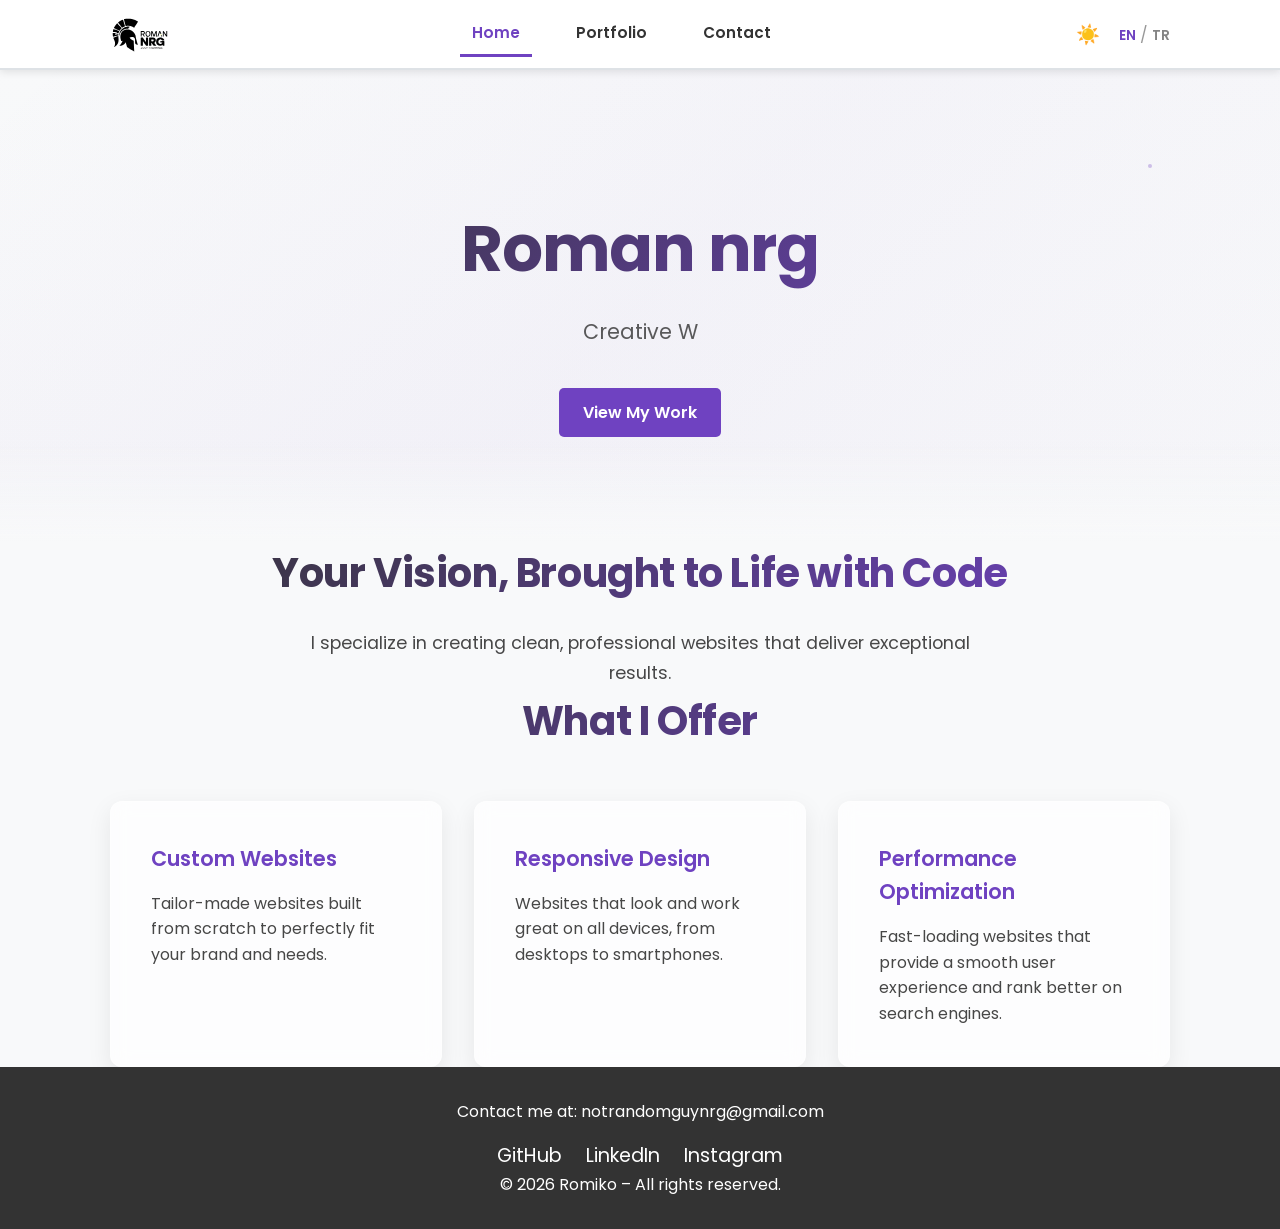
<file: index.html>
<!DOCTYPE html>
<html lang="en">
<head>
    <meta charset="UTF-8">
    <meta name="viewport" content="width=device-width, initial-scale=1.0">
    <meta name="description" content="Romiko - Creative freelance web developer specializing in modern, responsive websites. HTML, CSS, JavaScript expert building fast, professional websites.">
    <meta name="keywords" content="web developer, freelance, HTML, CSS, JavaScript, responsive design, portfolio, modern websites, web design">
    <meta name="author" content="Romiko">
    <title>Romiko - Creative Web Developer | Modern Websites & Portfolio</title>
    
    <!-- Open Graph / Facebook -->
    <meta property="og:type" content="website">
    <meta property="og:url" content="https://romka-hue.github.io/">
    <meta property="og:title" content="Romiko - Creative Web Developer | Modern Websites">
    <meta property="og:description" content="Creative freelance web developer building fast, modern, and responsive websites. View my portfolio and get in touch for your next project.">
    <meta property="og:image" content="https://romka-hue.github.io/images/profilepicture.jpg">
    
    <!-- Twitter -->
    <meta property="twitter:card" content="summary_large_image">
    <meta property="twitter:url" content="https://romka-hue.github.io/">
    <meta property="twitter:title" content="Romiko - Creative Web Developer">
    <meta property="twitter:description" content="Creative freelance web developer building fast, modern, and responsive websites.">
    <meta property="twitter:image" content="https://romka-hue.github.io/images/profilepicture.jpg">
    
    <!-- WhatsApp -->
    <meta property="og:site_name" content="Romiko Portfolio">
    <meta property="og:locale" content="en_US">
    
    <!-- Instagram -->
    <meta name="instagram:card" content="summary_large_image">
    <meta name="instagram:title" content="Romiko - Creative Web Developer">
    <meta name="instagram:description" content="Creative freelance web developer building fast, modern, and responsive websites.">
    <meta name="instagram:image" content="https://romka-hue.github.io/images/profilepicture.jpg">
    <link rel="icon" type="image/png" href="images/favicon-96x96.png" sizes="96x96" />
    <link rel="icon" type="image/svg+xml" href="images/favicon.svg" />
    <link rel="shortcut icon" href="images/favicon.ico" />
    <link rel="apple-touch-icon" sizes="180x180" href="images/apple-touch-icon.png" />
    <link rel="manifest" href="images/site.webmanifest" />
    <link rel="preconnect" href="https://fonts.googleapis.com">
    <link rel="preconnect" href="https://fonts.gstatic.com" crossorigin>
    <link href="https://fonts.googleapis.com/css2?family=Poppins:wght@400;600;700&display=swap" rel="stylesheet">
    <link rel="stylesheet" href="css/styles.css">
</head>
<body>

    <header class="header">
        <div class="container">
            <nav class="main-nav">
                <a href="index.html" class="logo-link">
                    <img src="images/transparent-logo.svg" alt="Roman NRG Logo" class="logo-img">
                </a>
                <ul class="nav-menu">
                    <li><a href="index.html" class="active" data-lang-en="Home" data-lang-tr="Ana Sayfa">Home</a></li>
                    <li><a href="portfolio.html" data-lang-en="Portfolio" data-lang-tr="Portfolyo">Portfolio</a></li>
                    <li><a href="about.html" data-lang-en="Contact" data-lang-tr="İletişim">Contact</a></li>
                </ul>
                <div class="settings-controls">
                    <button id="theme-toggle" class="theme-toggle-btn" title="Toggle dark mode">
                        <span class="light-icon">☀️</span>
                        <span class="dark-icon">🌙</span>
                    </button>
                    <div class="language-switcher">
                        <button data-lang-switch="en" class="lang-btn active">EN</button>
                        <span class="lang-separator">/</span>
                        <button data-lang-switch="tr" class="lang-btn">TR</button>
                    </div>
                </div>
            </nav>
        </div>
    </header>

    <main>
        <!-- Hero Section -->
        <section class="hero">
            <div class="floating-particle"></div>
            <div class="container">
                <h1 data-lang-en="Roman nrg" data-lang-tr="Roman nrg">Roman nrg</h1>
                <p class="tagline" data-lang-en="Creative Web Developer Building Fast & Modern Websites" data-lang-tr="Hızlı ve Modern Web Siteleri Oluşturan Yaratıcı Web Geliştirici">Creative Web Developer Building Fast & Modern Websites</p>
                <a href="portfolio.html" class="cta-button" data-lang-en="View My Work" data-lang-tr="Çalışmalarımı Gör">View My Work</a>
            </div>
        </section>

        <!-- Intro Section -->
        <section class="intro container">
            <h2 data-lang-en="Your Vision, Brought to Life with Code" data-lang-tr="Hayaliniz, Kodla Hayat Buluyor">Your Vision, Brought to Life with Code</h2>
            <p data-lang-en="I specialize in creating clean, professional websites that deliver exceptional results." data-lang-tr="Mükemmel sonuçlar sunan temiz, profesyonel web siteleri oluşturma konusunda uzmanım.">
                I specialize in creating clean, professional websites that deliver exceptional results.
            </p>
        </section>

        <!-- Services Section -->
        <section class="services container">
            <h2 data-lang-en="What I Offer" data-lang-tr="Ne Sunuyorum">What I Offer</h2>
            <div class="service-cards">
                <!-- Service Card 1 -->
                <div class="card">
                    <h3 data-lang-en="Custom Websites" data-lang-tr="Özel Web Siteleri">Custom Websites</h3>
                    <p data-lang-en="Tailor-made websites built from scratch to perfectly fit your brand and needs." data-lang-tr="Markanıza ve ihtiyaçlarınıza mükemmel şekilde uyması için sıfırdan oluşturulmuş özel web siteleri."></p>
                </div>
                <!-- Service Card 2 -->
                <div class="card">
                    <h3 data-lang-en="Responsive Design" data-lang-tr="Duyarlı Tasarım">Responsive Design</h3>
                    <p data-lang-en="Websites that look and work great on all devices, from desktops to smartphones." data-lang-tr="Masaüstü bilgisayarlardan akıllı telefonlara kadar tüm cihazlarda harika görünen ve çalışan web siteleri."></p>
                </div>
                <!-- Service Card 3 -->
                <div class="card">
                    <h3 data-lang-en="Performance Optimization" data-lang-tr="Performans Optimizasyonu">Performance Optimization</h3>
                    <p data-lang-en="Fast-loading websites that provide a smooth user experience and rank better on search engines." data-lang-tr="Pürüzsüz bir kullanıcı deneyimi sağlayan ve arama motorlarında daha iyi sıralanan hızlı yüklenen web siteleri."></p>
                </div>
            </div>
        </section>
    </main>

    <footer class="footer">
        <div class="container">
            <p><span data-lang-en="Contact me at: " data-lang-tr="Bana ulaşın: ">Contact me at: </span><a href="mailto:notrandomguynrg@gmail.com">notrandomguynrg@gmail.com</a></p>
            <div class="social-links">
                <a href="https://github.com/romka-hue" target="_blank">GitHub</a>
                <a href="https://www.linkedin.com/in/%E1%83%A1%E1%83%90%E1%83%AE%E1%83%94%E1%83%9A%E1%83%98-%E1%83%A3%E1%83%AA%E1%83%9C%E1%83%9D%E1%83%91%E1%83%98%E1%83%90-b69b1a35b/" target="_blank">LinkedIn</a>
                <a href="https://www.instagram.com/by_roman_nrg/" target="_blank">Instagram</a>
            </div>
            <p class="copyright">© 2026 Romiko – All rights reserved.</p>
        </div>
    </footer>

    <script src="js/main.js"></script>
</body>
</html>
</file>
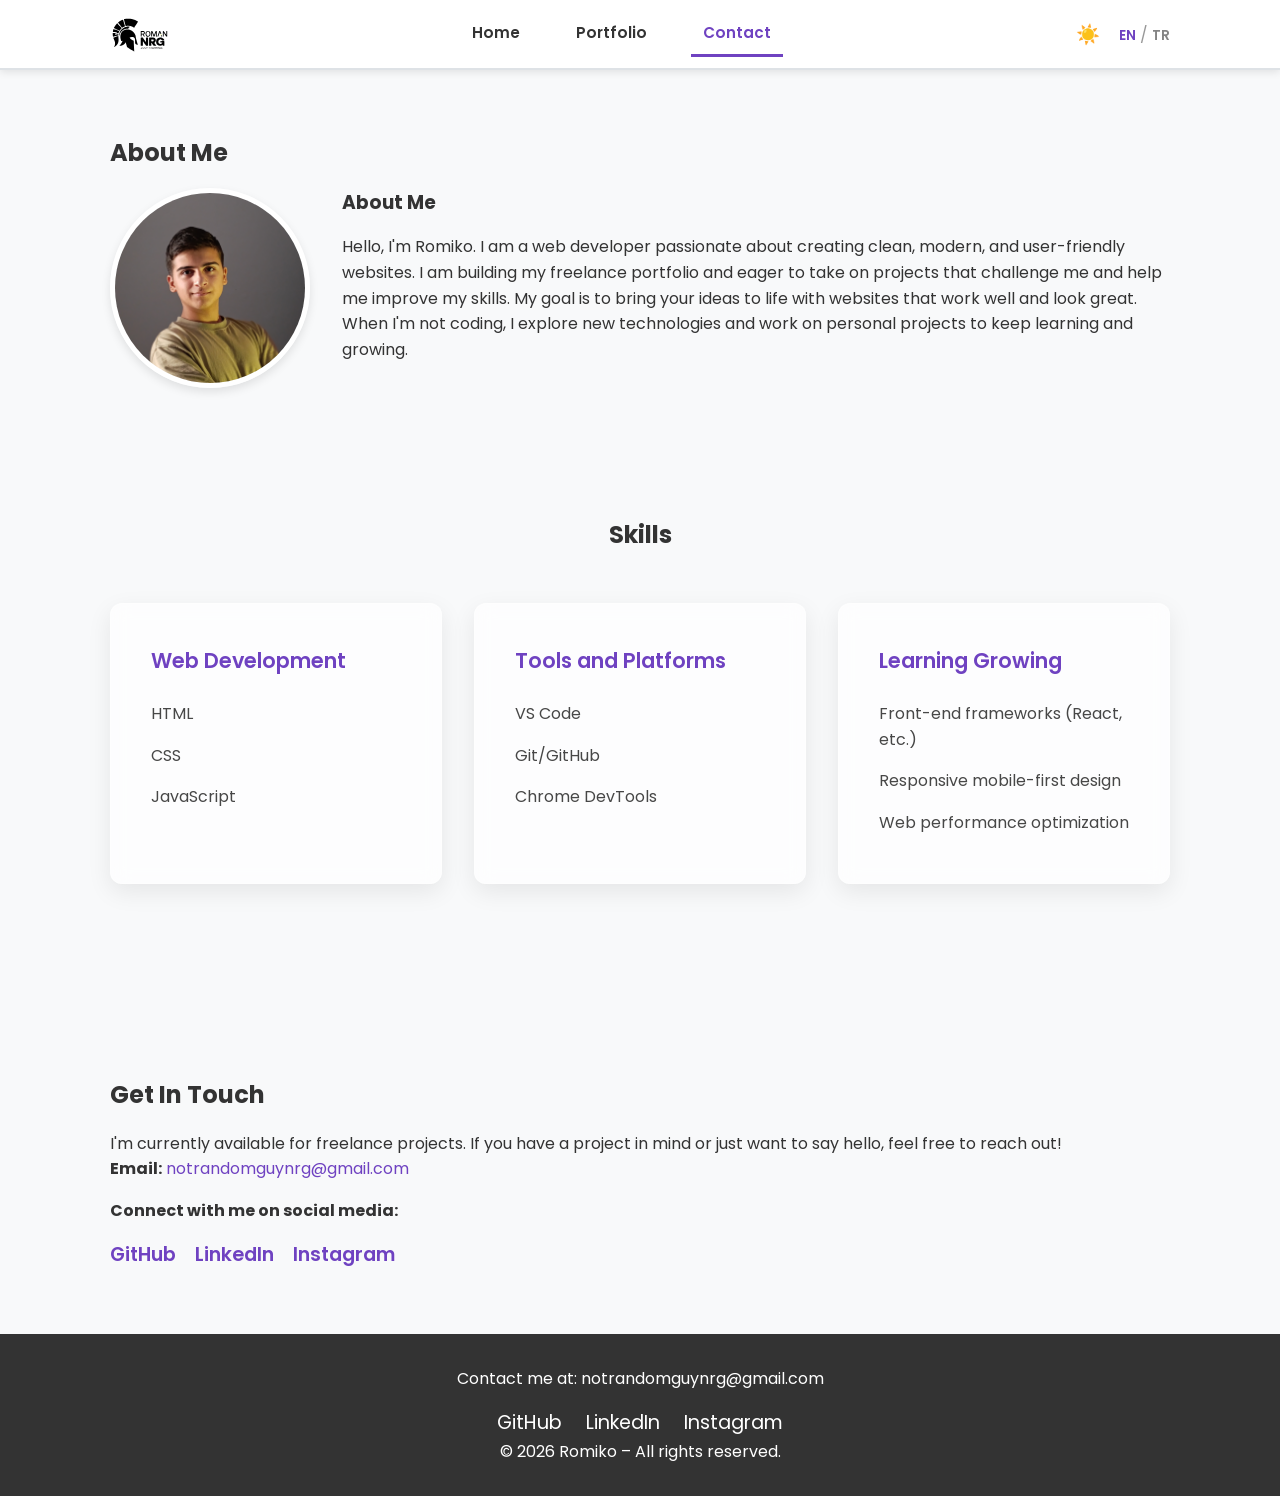
<file: about.html>
<!DOCTYPE html>
<html lang="en">
<head>
    <meta charset="UTF-8">
    <meta name="viewport" content="width=device-width, initial-scale=1.0">
    <meta name="description" content="About Romiko - Creative freelance web developer. Get in touch for modern, responsive website projects. Contact information and skills overview.">
    <meta name="keywords" content="about romiko, contact web developer, freelance developer, hire web developer, web development services">
    <meta name="author" content="Romiko">
    <title>About & Contact - Romiko | Freelance Web Developer</title>
    
    <!-- Open Graph -->
    <meta property="og:type" content="website">
    <meta property="og:url" content="https://romka-hue.github.io/about.html">
    <meta property="og:title" content="About & Contact - Romiko | Freelance Web Developer">
    <meta property="og:description" content="Get in touch with Romiko for your next web development project. View skills and contact information.">
    <meta property="og:image" content="https://romka-hue.github.io/images/profilepicture.jpg">
    
    <!-- Twitter -->
    <meta property="twitter:card" content="summary_large_image">
    <meta property="twitter:url" content="https://romka-hue.github.io/about.html">
    <meta property="twitter:title" content="About & Contact - Romiko">
    <meta property="twitter:description" content="Get in touch with Romiko for your next web development project.">
    <meta property="twitter:image" content="https://romka-hue.github.io/images/profilepicture.jpg">
    
    <!-- WhatsApp -->
    <meta property="og:site_name" content="Romiko Portfolio">
    <meta property="og:locale" content="en_US">
    
    <!-- Instagram -->
    <meta name="instagram:card" content="summary_large_image">
    <meta name="instagram:title" content="About & Contact - Romiko">
    <meta name="instagram:description" content="Get in touch with Romiko for your next web development project.">
    <meta name="instagram:image" content="https://romka-hue.github.io/images/profilepicture.jpg">
    <link rel="icon" type="image/png" href="images/favicon-96x96.png" sizes="96x96" />
    <link rel="icon" type="image/svg+xml" href="images/favicon.svg" />
    <link rel="shortcut icon" href="images/favicon.ico" />
    <link rel="apple-touch-icon" sizes="180x180" href="images/apple-touch-icon.png" />
    <link rel="manifest" href="images/site.webmanifest" />
    <link rel="preconnect" href="https://fonts.googleapis.com">
    <link rel="preconnect" href="https://fonts.gstatic.com" crossorigin>
    <link href="https://fonts.googleapis.com/css2?family=Poppins:wght@400;600;700&display=swap" rel="stylesheet">
    <link rel="stylesheet" href="css/styles.css">
</head>
<body>

    <header class="header">
        <div class="container">
            <nav class="main-nav">
                <a href="index.html" class="logo-link">
                    <img src="images/transparent-logo.svg" alt="Roman NRG Logo" class="logo-img">
                </a>
                <ul class="nav-menu">
                    <li><a href="index.html" data-lang-en="Home" data-lang-tr="Ana Sayfa">Home</a></li>
                    <li><a href="portfolio.html" data-lang-en="Portfolio" data-lang-tr="Portfolyo">Portfolio</a></li>
                    <li><a href="about.html" class="active" data-lang-en="Contact" data-lang-tr="İletişim">Contact</a></li>
                </ul>
                <div class="settings-controls">
                    <button id="theme-toggle" class="theme-toggle-btn" title="Toggle dark mode"><span class="light-icon">☀️</span><span class="dark-icon">🌙</span></button>
                    <div class="language-switcher">
                        <button data-lang-switch="en" class="lang-btn active">EN</button>
                        <span class="lang-separator">/</span>
                        <button data-lang-switch="tr" class="lang-btn">TR</button>
                    </div>
                </div>
            </nav>
        </div>
    </header>

    <main class="container">
        <!-- About Section -->
        <section class="about-section">
            <h2 data-lang-en="About Me" data-lang-tr="Hakkımda">About Me</h2>
            <div class="about-content">
                <img src="images/profilepicture.jpg" alt="A professional photo of Romiko" class="profile-photo">
                <div class="bio">
                    <h3 data-lang-en="About Me" data-lang-tr="Hakkımda">About Me</h3>
                    <p data-lang-en="Hello, I'm Romiko. I am a web developer passionate about creating clean, modern, and user-friendly websites. I am building my freelance portfolio and eager to take on projects that challenge me and help me improve my skills. My goal is to bring your ideas to life with websites that work well and look great." data-lang-tr="Merhaba, ben Romiko. Temiz, modern ve kullanıcı dostu web siteleri oluşturmaya tutkulu bir web geliştiricisiyim. Serbest çalışma portföyümü oluşturuyorum ve beni zorlayan ve becerilerimi geliştirmeme yardımcı olan projeleri almaya istekliyim. Amacım, fikirlerinizi iyi çalışan ve harika görünen web siteleriyle hayata geçirmektir.">
                        Hello, I'm Romiko. I am a web developer passionate about creating clean, modern, and user-friendly websites. I am building my freelance portfolio and eager to take on projects that challenge me and help me improve my skills. My goal is to bring your ideas to life with websites that work well and look great.
                    </p>
                    <p data-lang-en="When I'm not coding, I explore new technologies and work on personal projects to keep learning and growing." data-lang-tr="Kod yazmadığım zamanlarda, yeni teknolojileri keşfeder ve öğrenmeye ve büyümeye devam etmek için kişisel projeler üzerinde çalışırım.">
                        When I'm not coding, I explore new technologies and work on personal projects to keep learning and growing.
                    </p>
                </div>
            </div>
        </section>

        <!-- Skills Section -->
        <section class="skills-section">
            <h2 data-lang-en="Skills" data-lang-tr="Beceriler">Skills</h2>
            <div class="skills-content">
                <div class="skill-category">
                    <h3 data-lang-en="Web Development" data-lang-tr="Web Gelistirme">Web Development</h3>
                    <ul>
                        <li>HTML</li>
                        <li>CSS</li>
                        <li>JavaScript</li>
                    </ul>
                </div>
                <div class="skill-category">
                    <h3 data-lang-en="Tools and Platforms" data-lang-tr="Araclar ve Platformlar">Tools and Platforms</h3>
                    <ul>
                        <li>VS Code</li>
                        <li>Git/GitHub</li>
                        <li>Chrome DevTools</li>
                    </ul>
                </div>
                <div class="skill-category">
                    <h3 data-lang-en="Learning Growing" data-lang-tr="Ogrenme Gelisme">Learning / Growing</h3>
                    <ul>
                        <li data-lang-en="Front-end frameworks (React, etc.)" data-lang-tr="Front-end cerceeveleri (React vb)">Front-end frameworks (React, etc.)</li>
                        <li data-lang-en="Responsive mobile-first design" data-lang-tr="Duyarli mobil-oncelikli tasarim">Responsive and mobile-first design</li>
                        <li data-lang-en="Web performance optimization" data-lang-tr="Web performansi optimizasyon">Web performance and optimization</li>
                    </ul>
                </div>
            </div>
        </section>

        <!-- Contact Section -->
        <section class="contact-section">
            <h2 data-lang-en="Get In Touch" data-lang-tr="İletişime Geçin">Get In Touch</h2>
            <p data-lang-en="I'm currently available for freelance projects. If you have a project in mind or just want to say hello, feel free to reach out!" data-lang-tr="Şu anda serbest projeler için müsaittim. Aklınızda bir proje varsa veya sadece merhaba demek isterseniz, bana ulaşmaktan çekinmeyin!">I'm currently available for freelance projects. If you have a project in mind or just want to say hello, feel free to reach out!</p>
            <div class="contact-info">
                <p><strong><span data-lang-en="Email:" data-lang-tr="E-posta:">Email:</span></strong> <a href="mailto:notrandomguynrg@gmail.com">notrandomguynrg@gmail.com</a></p>
                <p><strong data-lang-en="Connect with me on social media:" data-lang-tr="Sosyal medyada benimle bağlantı kurun:">Connect with me on social media:</strong></p>
                <div class="social-links-about">
                    <a href="https://github.com/romka-hue" target="_blank">GitHub</a>
                    <a href="https://www.linkedin.com/in/%E1%83%A1%E1%83%90%E1%83%AE%E1%83%94%E1%83%9A%E1%83%98-%E1%83%A3%E1%83%AA%E1%83%9C%E1%83%9D%E1%83%91%E1%83%98%E1%83%90-b69b1a35b/" target="_blank">LinkedIn</a>
                    <a href="https://www.instagram.com/by_roman_nrg/" target="_blank">Instagram</a>
                </div>
            </div>
        </section>
    </main>

    <footer class="footer">
        <div class="container">
            <p><span data-lang-en="Contact me at: " data-lang-tr="Bana ulaşın: ">Contact me at: </span><a href="mailto:notrandomguynrg@gmail.com">notrandomguynrg@gmail.com</a></p>
            <div class="social-links">
                <a href="https://github.com/romka-hue" target="_blank">GitHub</a>
                <a href="https://www.linkedin.com/in/%E1%83%A1%E1%83%90%E1%83%AE%E1%83%94%E1%83%9A%E1%83%98-%E1%83%A3%E1%83%AA%E1%83%9C%E1%83%9D%E1%83%91%E1%83%98%E1%83%90-b69b1a35b/" target="_blank">LinkedIn</a>
                <a href="https://www.instagram.com/by_roman_nrg/" target="_blank">Instagram</a>
            </div>
            <p class="copyright">© 2026 Romiko – All rights reserved.</p>
        </div>
    </footer>

    <script src="js/main.js"></script>
</body>
</html>
</file>
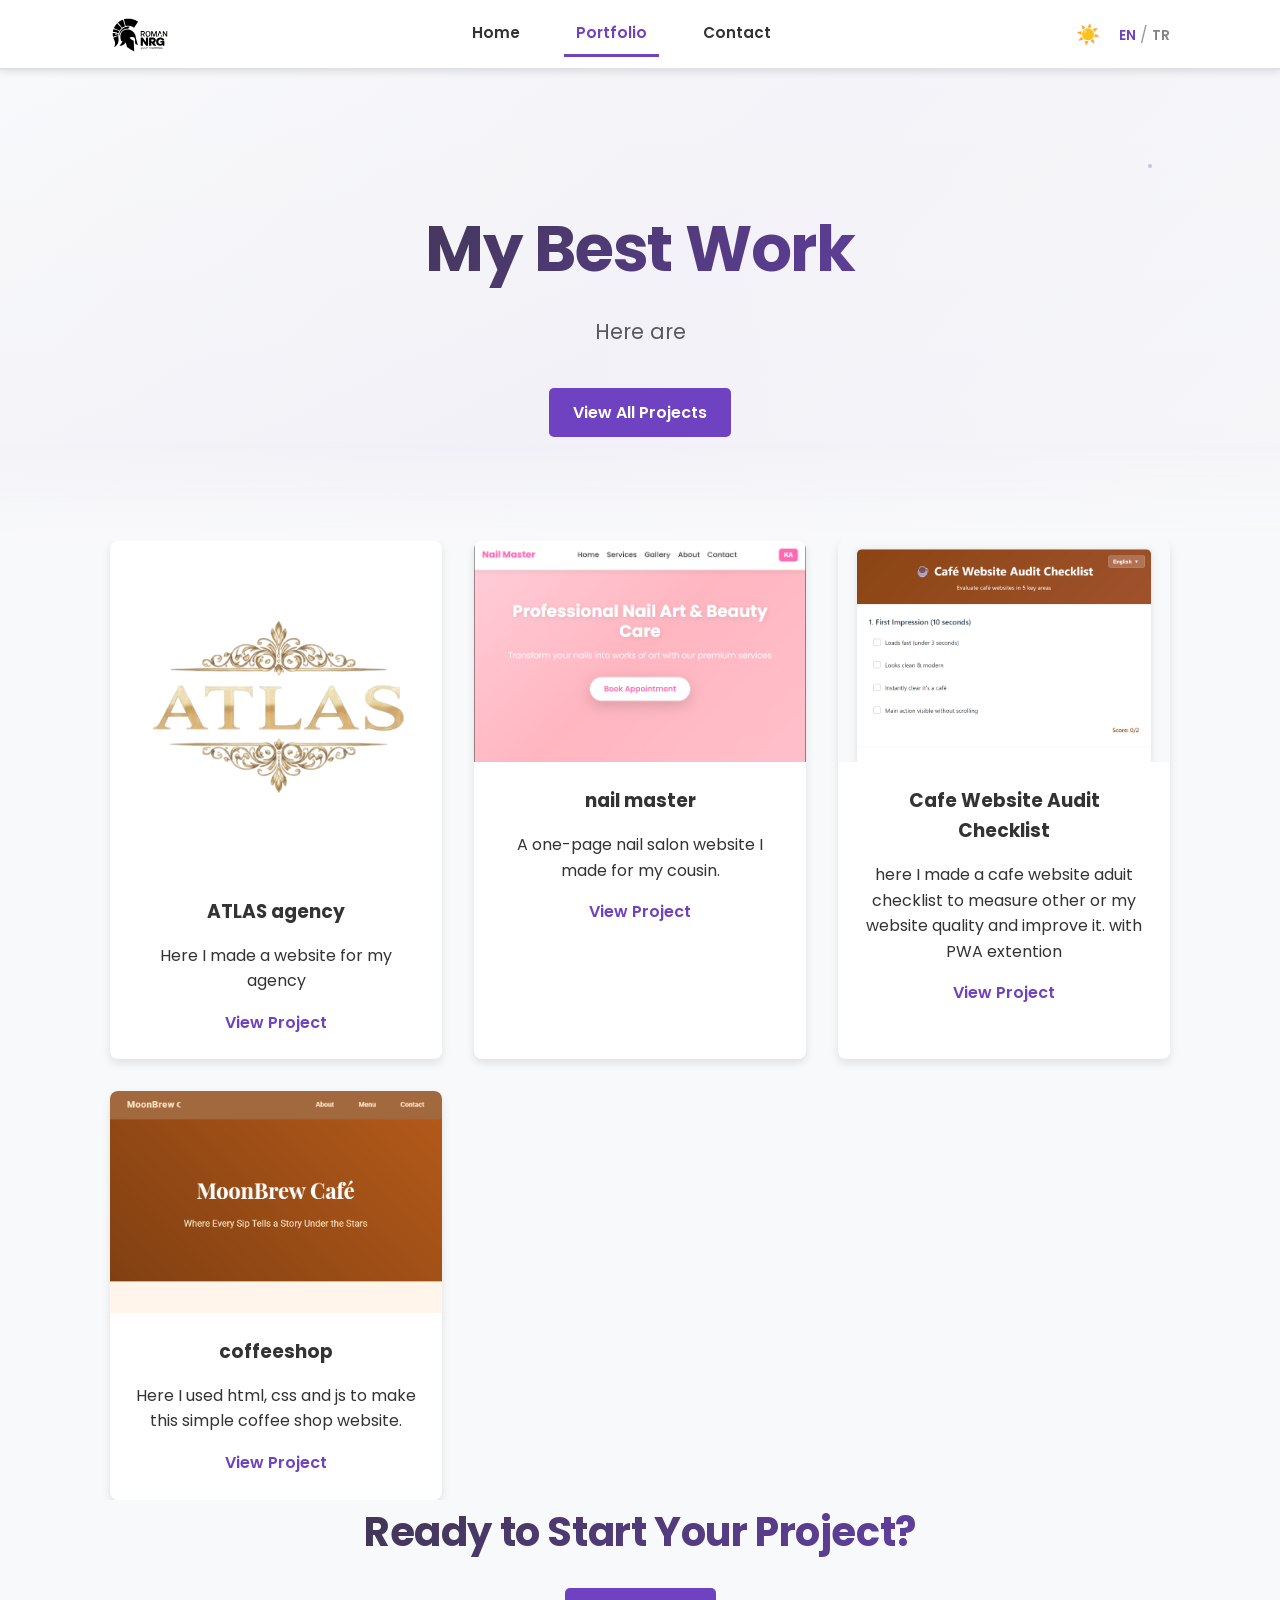
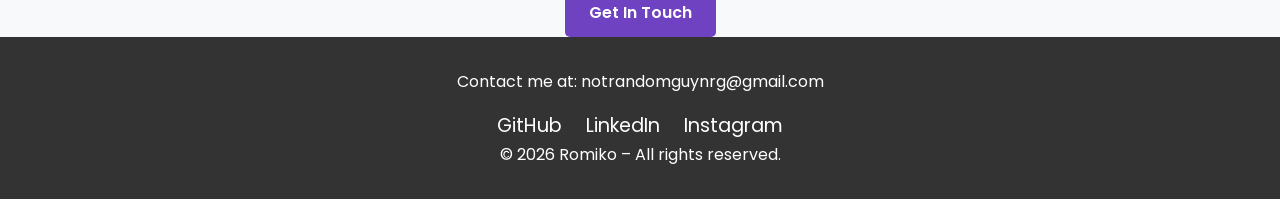
<file: portfolio.html>
<!DOCTYPE html>
<html lang="en">
<head>
    <meta charset="UTF-8">
    <meta name="viewport" content="width=device-width, initial-scale=1.0">
    <meta name="description" content="Portfolio showcasing Romiko's best web development projects. View modern websites, coffee shop designs, and responsive web applications.">
    <meta name="keywords" content="web developer portfolio, romiko projects, website examples, coffee shop websites, responsive design portfolio">
    <meta name="author" content="Romiko">
    <title>Portfolio - Romiko | Web Development Projects</title>
    
    <!-- Open Graph -->
    <meta property="og:type" content="website">
    <meta property="og:url" content="https://romka-hue.github.io/portfolio.html">
    <meta property="og:title" content="Portfolio - Romiko | Web Development Projects">
    <meta property="og:description" content="View Romiko's portfolio of modern, responsive websites and web applications.">
    <meta property="og:image" content="https://romka-hue.github.io/images/cafeshopproject.png">
    
    <!-- Twitter -->
    <meta property="twitter:card" content="summary_large_image">
    <meta property="twitter:url" content="https://romka-hue.github.io/portfolio.html">
    <meta property="twitter:title" content="Portfolio - Romiko">
    <meta property="twitter:description" content="View Romiko's portfolio of modern, responsive websites and web applications.">
    <meta property="twitter:image" content="https://romka-hue.github.io/images/cafeshopproject.png">
    
    <!-- WhatsApp -->
    <meta property="og:site_name" content="Romiko Portfolio">
    <meta property="og:locale" content="en_US">
    
    <!-- Instagram -->
    <meta name="instagram:card" content="summary_large_image">
    <meta name="instagram:title" content="Portfolio - Romiko">
    <meta name="instagram:description" content="View Romiko's portfolio of modern, responsive websites and web applications.">
    <meta name="instagram:image" content="https://romka-hue.github.io/images/cafeshopproject.png">
    <link rel="icon" type="image/png" href="images/favicon-96x96.png" sizes="96x96" />
    <link rel="icon" type="image/svg+xml" href="images/favicon.svg" />
    <link rel="shortcut icon" href="images/favicon.ico" />
    <link rel="apple-touch-icon" sizes="180x180" href="images/apple-touch-icon.png" />
    <link rel="manifest" href="images/site.webmanifest" />
    <link rel="preconnect" href="https://fonts.googleapis.com">
    <link rel="preconnect" href="https://fonts.gstatic.com" crossorigin>
    <link href="https://fonts.googleapis.com/css2?family=Poppins:wght@400;600;700&display=swap" rel="stylesheet">
    <link rel="stylesheet" href="css/styles.css">
</head>
<body>

    <header class="header">
        <div class="container">
            <nav class="main-nav">
                <a href="index.html" class="logo-link">
                    <img src="images/transparent-logo.svg" alt="Roman NRG Logo" class="logo-img">
                </a>
                <ul class="nav-menu">
                    <li><a href="index.html" data-lang-en="Home" data-lang-tr="Ana Sayfa">Home</a></li>
                    <li><a href="portfolio.html" class="active" data-lang-en="Portfolio" data-lang-tr="Portfolyo">Portfolio</a></li>
                    <li><a href="about.html" data-lang-en="Contact" data-lang-tr="İletişim">Contact</a></li>
                </ul>
                <div class="settings-controls">
                    <button id="theme-toggle" class="theme-toggle-btn" title="Toggle dark mode"><span class="light-icon">☀️</span><span class="dark-icon">🌙</span></button>
                    <div class="language-switcher">
                        <button data-lang-switch="en" class="lang-btn active">EN</button>
                        <span class="lang-separator">/</span>
                        <button data-lang-switch="tr" class="lang-btn">TR</button>
                    </div>
                </div>
            </nav>
        </div>
    </header>

    <main>
        <!-- Portfolio Hero Section -->
        <section class="hero">
            <div class="floating-particle"></div>
            <div class="container">
                <h1 data-lang-en="My Best Work" data-lang-tr="En İyi Çalışmalarım">My Best Work</h1>
                <p class="tagline" data-lang-en="Here are my top projects that showcase my skills and creativity" data-lang-tr="Becerilerimi ve yaratıcılığımı sergileyen en iyi projelerim">Here are my top projects that showcase my skills and creativity</p>
                <a href="projects-history.html" class="cta-button" data-lang-en="View All Projects" data-lang-tr="Tüm Projeleri Gör">View All Projects</a>
            </div>
        </section>

        
        <!-- Portfolio Content -->
<section class="services container">
    
    <div class="portfolio-grid">
        <!-- Project 1 -->
         <div class="portfolio-item">
            <img src="./images/atlas-logo.png" alt="atlas agency logo">
            <div class="portfolio-info">
                <h3 data-lang-en="ATLAS agency" data-lang-tr="ATLAS ajansı">ATLAS agency</h3>
                <p data-lang-en="Here I made a website for my agency" data-lang-tr="Burada ajansım için bir web sitesi yaptım">Here I made a website for my agency</p>
                <a href="https://romka-hue.github.io/atlas.github.io/" class="project-link" target="_blank" data-lang-en="View Project" data-lang-tr="Projeyi Görüntüle">View Project</a>
            </div>
        </div>
        <!-- Project 2 -->
        <div class="portfolio-item">
            <img src="./images/nail-master.png" alt="Project nail master Screenshot">
            <div class="portfolio-info">
                <h3 data-lang-en="nail master" data-lang-tr="nail master">nail master</h3>
                <p data-lang-en="A one-page nail salon website I made for my cousin." data-lang-tr="Kuzenim için yaptığım tek sayfalık bir tırnak salonu web sitesi.">A one-page nail salon website I made for my cousin.</p>
                <a href="https://romka-hue.github.io/nail_master.github.io/" class="project-link" target="_blank" data-lang-en="View Project" data-lang-tr="Projeyi Görüntüle">View Project</a>
            </div>
        </div>

        <!-- Project 3 -->
        <div class="portfolio-item">
            <img src="./images/cafe_website_aduit_checklist_webimg.png" alt="Project Cafe Website Audit Checklist Screenshot">
            <div class="portfolio-info">
                <h3 data-lang-en="Cafe Website Audit Checklist" data-lang-tr="Kafe Web Sitesi Denetim Kontrol Listesi">Cafe Website Audit Checklist</h3>
                <p data-lang-en=" here I made a cafe website aduit checklist to measure other or my website quality and improve it. with PWA extention  " data-lang-tr="">A comprehensive checklist I created to evaluate and improve cafe websites for better user experience and functionality.</p>
                <a href="https://romka-hue.github.io/checklist.github.io/" class="project-link" target="_blank" data-lang-en="View Project" data-lang-tr="Projeyi Görüntüle">View Project</a>
            </div>
        </div>

        <!-- Project 4 -->
        <div class="portfolio-item">
            <img src="./images/cafeshopproject.png" alt="Project café shop Screenshot">
            <div class="portfolio-info">
                <h3 data-lang-en="coffeeshop" data-lang-tr="kahve dükkanı">café shop</h3>
                <p data-lang-en="Here I used html, css and js to make this simple coffee shop website." data-lang-tr="Burada html, css ve js kullanarak bu basit kafe dükkanı web sitesini yaptım.">Here I used html, css and js to make this simple coffee shop website.</p>
                <a href="https://romka-hue.github.io/cafeshop.github.io/" class="project-link" target="_blank" data-lang-en="View Project" data-lang-tr="Projeyi Görüntüle">View Project</a>
            </div>
        </div>
    </div>
</section>

        
        <!-- CTA Section -->
        <section class="intro container">
            <h2 data-lang-en="Ready to Start Your Project?" data-lang-tr="Projenize Başlamaya Hazır mısınız?">Ready to Start Your Project?</h2>
            <a href="about.html" class="cta-button" data-lang-en="Get In Touch" data-lang-tr="İletişime Geçin">Get In Touch</a>
        </section>
    </main>

    <footer class="footer">
        <div class="container">
            <p><span data-lang-en="Contact me at: " data-lang-tr="Bana ulaşın: ">Contact me at: </span><a href="mailto:notrandomguynrg@gmail.com">notrandomguynrg@gmail.com</a></p>
            <div class="social-links">
                <a href="https://github.com/romka-hue" target="_blank">GitHub</a>
                <a href="https://www.linkedin.com/in/%E1%83%A1%E1%83%90%E1%83%AE%E1%83%94%E1%83%9A%E1%83%98-%E1%83%A3%E1%83%AA%E1%83%9C%E1%83%9D%E1%83%91%E1%83%98%E1%83%90-b69b1a35b/" target="_blank">LinkedIn</a>
                <a href="https://www.instagram.com/by_roman_nrg/" target="_blank">Instagram</a>
            </div>
            <p class="copyright">© 2026 Romiko – All rights reserved.</p>
        </div>
    </footer>

    <script src="js/main.js"></script>
</body>
</html>
</file>
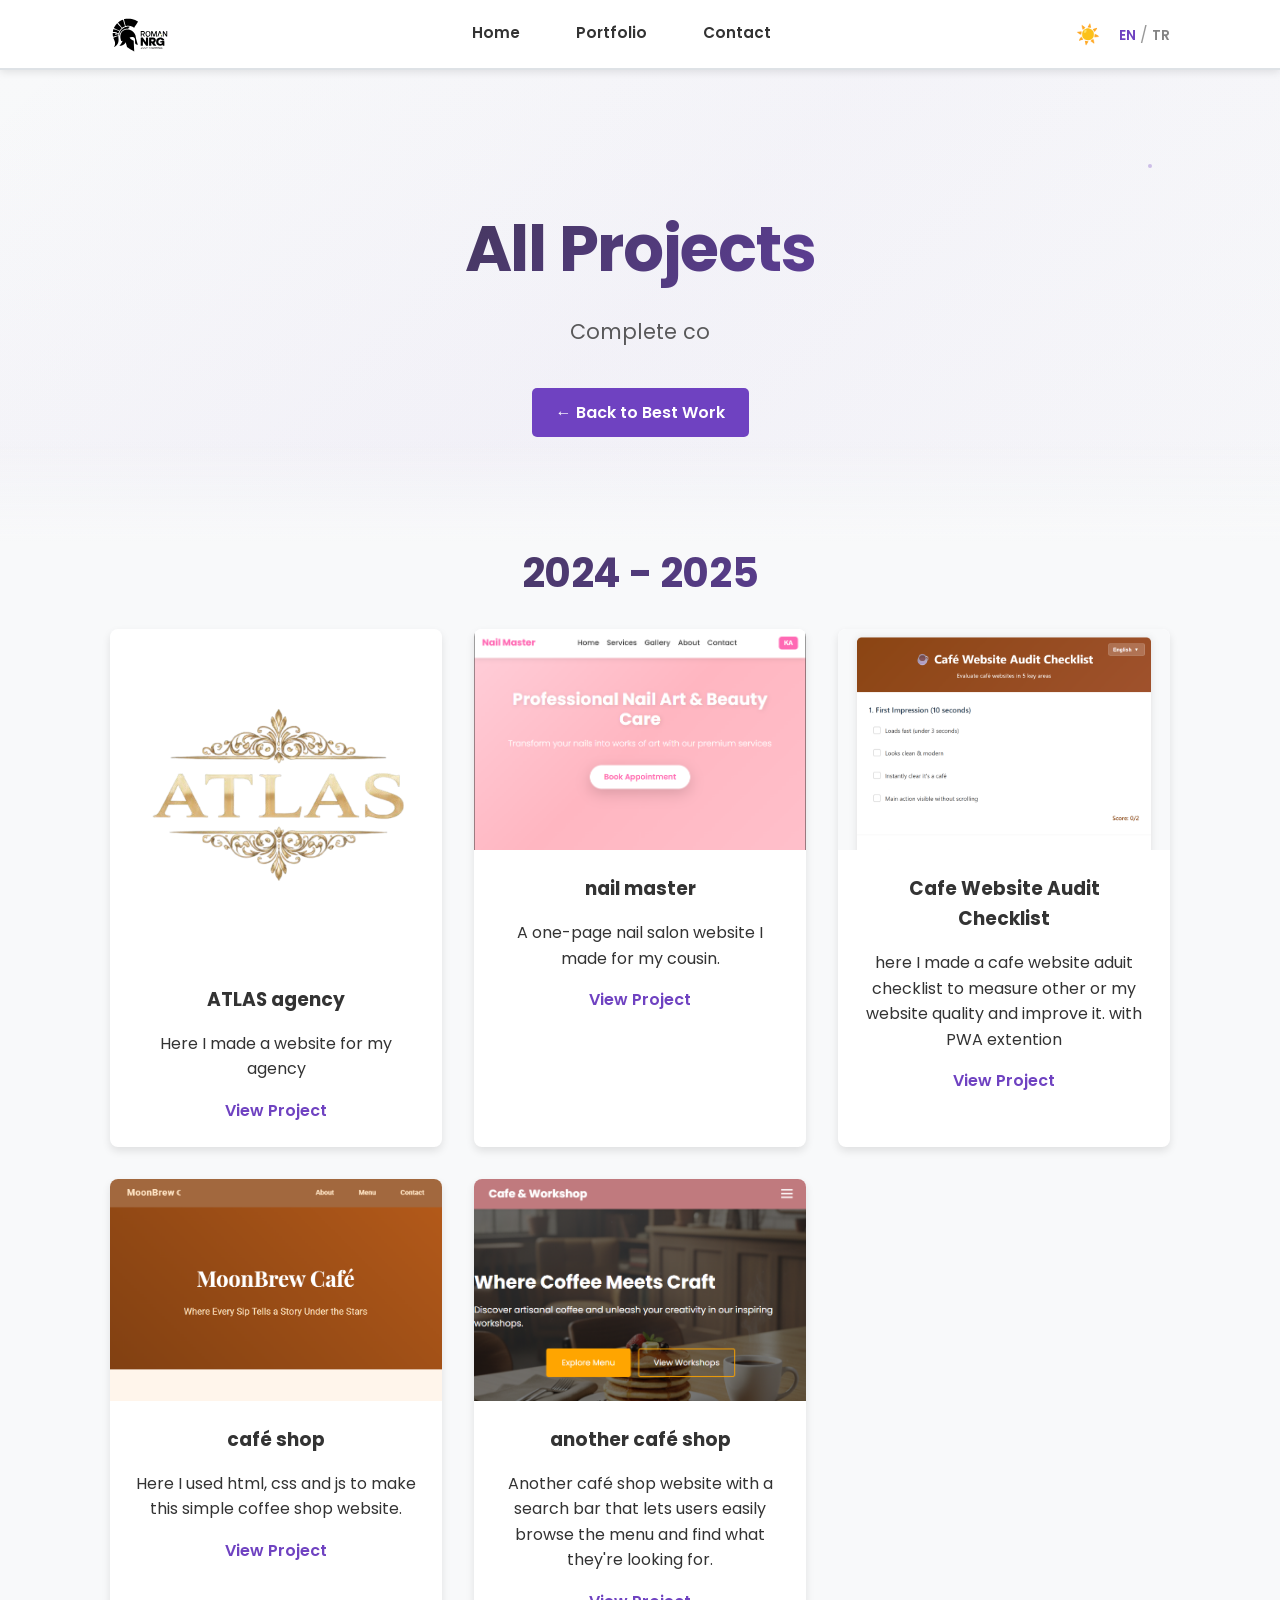
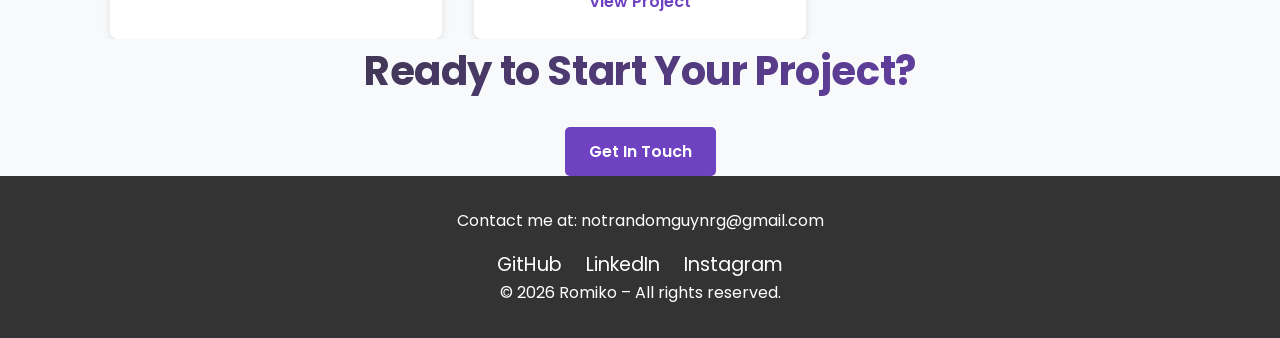
<file: projects-history.html>
<!DOCTYPE html>
<html lang="en">
<head>
    <meta charset="UTF-8">
    <meta name="viewport" content="width=device-width, initial-scale=1.0">
    <meta name="description" content="Complete collection of Romiko's web development projects from 2024-2025. View all websites and applications created over time.">
    <meta name="keywords" content="romiko all projects, web development history, complete portfolio, project timeline, website collection">
    <meta name="author" content="Romiko">
    <title>All Projects - Romiko | Complete Portfolio History</title>
    
    <!-- Open Graph -->
    <meta property="og:type" content="website">
    <meta property="og:url" content="https://romka-hue.github.io/projects-history.html">
    <meta property="og:title" content="All Projects - Romiko | Complete Portfolio History">
    <meta property="og:description" content="Browse through Romiko's complete collection of web development projects and websites.">
    <meta property="og:image" content="https://romka-hue.github.io/images/cafeshopproject.png">
    
    <!-- Twitter -->
    <meta property="twitter:card" content="summary_large_image">
    <meta property="twitter:url" content="https://romka-hue.github.io/projects-history.html">
    <meta property="twitter:title" content="All Projects - Romiko">
    <meta property="twitter:description" content="Browse through Romiko's complete collection of web development projects and websites.">
    <meta property="twitter:image" content="https://romka-hue.github.io/images/cafeshopproject.png">
    
    <!-- WhatsApp -->
    <meta property="og:site_name" content="Romiko Portfolio">
    <meta property="og:locale" content="en_US">
    
    <!-- Instagram -->
    <meta name="instagram:card" content="summary_large_image">
    <meta name="instagram:title" content="All Projects - Romiko">
    <meta name="instagram:description" content="Browse through Romiko's complete collection of web development projects and websites.">
    <meta name="instagram:image" content="https://romka-hue.github.io/images/cafeshopproject.png">
    <link rel="icon" type="image/png" href="images/favicon-96x96.png" sizes="96x96" />
    <link rel="icon" type="image/svg+xml" href="images/favicon.svg" />
    <link rel="shortcut icon" href="images/favicon.ico" />
    <link rel="apple-touch-icon" sizes="180x180" href="images/apple-touch-icon.png" />
    <link rel="manifest" href="images/site.webmanifest" />
    <link rel="preconnect" href="https://fonts.googleapis.com">
    <link rel="preconnect" href="https://fonts.gstatic.com" crossorigin>
    <link href="https://fonts.googleapis.com/css2?family=Poppins:wght@400;600;700&display=swap" rel="stylesheet">
    <link rel="stylesheet" href="css/styles.css">
</head>
<body>

    <header class="header">
        <div class="container">
            <nav class="main-nav">
                <a href="index.html" class="logo-link">
                    <img src="images/transparent-logo.svg" alt="Roman NRG Logo" class="logo-img">
                </a>
                <ul class="nav-menu">
                    <li><a href="index.html" data-lang-en="Home" data-lang-tr="Ana Sayfa">Home</a></li>
                    <li><a href="portfolio.html" data-lang-en="Portfolio" data-lang-tr="Portfolyo">Portfolio</a></li>
                    <li><a href="about.html" data-lang-en="Contact" data-lang-tr="İletişim">Contact</a></li>
                </ul>
                <div class="settings-controls">
                    <button id="theme-toggle" class="theme-toggle-btn" title="Toggle dark mode"><span class="light-icon">☀️</span><span class="dark-icon">🌙</span></button>
                    <div class="language-switcher">
                        <button data-lang-switch="en" class="lang-btn active">EN</button>
                        <span class="lang-separator">/</span>
                        <button data-lang-switch="tr" class="lang-btn">TR</button>
                    </div>
                </div>
            </nav>
        </div>
    </header>

    <main>
        <!-- History Hero Section -->
        <section class="hero">
            <div class="floating-particle"></div>
            <div class="container">
                <h1 data-lang-en="All Projects" data-lang-tr="Tüm Projeler">All Projects</h1>
                <p class="tagline" data-lang-en="Complete collection of websites and projects I've created over time" data-lang-tr="Zaman içinde oluşturduğum web sitelerinin ve projelerin tam koleksiyonu">Complete collection of websites and projects I've created over time</p>
                <a href="portfolio.html" class="cta-button" data-lang-en="← Back to Best Work" data-lang-tr="← En İyi Çalışmalara Dön">← Back to Best Work</a>
            </div>
        </section>

        <!-- Projects Timeline -->
        <section class="services container">
            <h2 data-lang-en="2024 - 2025" data-lang-tr="2024 - 2025">2024 - 2025</h2>
                
                <div class="portfolio-grid">
                    <!-- project 1 -->
                                <div class="portfolio-item">
                        <img src="./images/atlas-logo.png" alt="atlas agency logo">
                        <div class="portfolio-info">
                            <h3 data-lang-en="ATLAS agency" data-lang-tr="ATLAS ajansı">ATLAS agency</h3>
                            <p data-lang-en="Here I made a website for my agency" data-lang-tr="Burada ajansım için bir web sitesi yaptım">Here I made a website for my agency</p>
                            <a href="https://romka-hue.github.io/atlas.github.io/" class="project-link" target="_blank" data-lang-en="View Project" data-lang-tr="Projeyi Görüntüle">View Project</a>
                        </div>
                    </div>
                    <!-- Project 2 -->
                    <div class="portfolio-item">
                        <img src="./images/nail-master.png" alt="Project nail master Screenshot">
                        <div class="portfolio-info">
                            <h3 data-lang-en="nail master" data-lang-tr="nail master">nail master</h3>
                            <p data-lang-en="A one-page nail salon website I made for my cousin." data-lang-tr="Kuzenim için yaptığım tek sayfalık bir tırnak salonu web sitesi.">A one-page nail salon website I made for my cousin.</p>
                            <a href="https://romka-hue.github.io/nail_master.github.io/" class="project-link" target="_blank" data-lang-en="View Project" data-lang-tr="Projeyi Görüntüle">View Project</a>
                        </div>
                    </div>
                    
                    <!-- Project 3 -->
                     <div class="portfolio-item">
            <img src="./images/cafe_website_aduit_checklist_webimg.png" alt="Project Cafe Website Audit Checklist Screenshot">
            <div class="portfolio-info">
                <h3 data-lang-en="Cafe Website Audit Checklist" data-lang-tr="Kafe Web Sitesi Denetim Kontrol Listesi">Cafe Website Audit Checklist</h3>
                <p data-lang-en=" here I made a cafe website aduit checklist to measure other or my website quality and improve it. with PWA extention  " data-lang-tr="">A comprehensive checklist I created to evaluate and improve cafe websites for better user experience and functionality.</p>
                <a href="https://romka-hue.github.io/checklist.github.io/" class="project-link" target="_blank" data-lang-en="View Project" data-lang-tr="Projeyi Görüntüle">View Project</a>
            </div>
        </div>

                    
                    <!-- Project 4 - Nail Master -->
                   <div class="portfolio-item">
                        <img src="./images/cafeshopproject.png" alt="Project café shop Screenshot">
                        <div class="portfolio-info">
                            <h3 data-lang-en="café shop" data-lang-tr="kahve dükkanı">café shop</h3>
                            <p data-lang-en="Here I used html, css and js to make this simple coffee shop website." data-lang-tr="Burada html, css ve js kullanarak bu basit kafe dükkanı web sitesini yaptım.">A simple coffee shop website built with HTML, CSS and JavaScript.</p>
                            <a href="https://romka-hue.github.io/cafeshop.github.io/" class="project-link" target="_blank" data-lang-en="View Project" data-lang-tr="Projeyi Görüntüle">View Project</a>
                        </div>
                    </div>

                    <!-- Project 5 - Future project placeholder -->
                  <div class="portfolio-item">
                        <img src="./images/another café shop.png" alt="Project another café shop Screenshot">
                        <div class="portfolio-info">
                            <h3 data-lang-en="another café shop" data-lang-tr="başka bir kafe dükkanı">another café shop</h3>
                            <p data-lang-en="Another café shop website with a search bar that lets users easily browse the menu and find what they're looking for." data-lang-tr="Kullanıcıların menüde kolayca gezinmesini ve aradıklarını bulmasını sağlayan bir arama çubuğuna sahip başka bir kafe dükkanı web sitesi.">Enhanced café shop with search functionality and improved user experience.</p>
                            <a href="https://romka-hue.github.io/cafesworkshop.github.io/" class="project-link" target="_blank" data-lang-en="View Project" data-lang-tr="Projeyi Görüntüle">View Project</a>
                        </div>
                    </div>
                    
                </div>
        </section>
        
        <!-- CTA Section -->
        <section class="intro container">
            <h2 data-lang-en="Ready to Start Your Project?" data-lang-tr="Projenize Başlamaya Hazır mısınız?">Ready to Start Your Project?</h2>
            <a href="about.html" class="cta-button" data-lang-en="Get In Touch" data-lang-tr="">Get In Touch</a>
        </section>
    </main>

    <footer class="footer">
        <div class="container">
            <p><span data-lang-en="Contact me at: " data-lang-tr="Bana ulaşın: ">Contact me at: </span><a href="mailto:notrandomguynrg@gmail.com">notrandomguynrg@gmail.com</a></p>
            <div class="social-links">
                <a href="https://github.com/romka-hue" target="_blank">GitHub</a>
                <a href="https://www.linkedin.com/in/%E1%83%A1%E1%83%90%E1%83%AE%E1%83%94%E1%83%9A%E1%83%98-%E1%83%A3%E1%83%AA%E1%83%9C%E1%83%9D%E1%83%91%E1%83%98%E1%83%90-b69b1a35b/" target="_blank">LinkedIn</a>
                <a href="https://www.instagram.com/by_roman_nrg/" target="_blank">Instagram</a>
            </div>
            <p class="copyright">© 2026 Romiko – All rights reserved.</p>
        </div>
    </footer>

    <script src="js/main.js"></script>
</body>
</html>
</file>
<file: css/styles.css>
/* --- Variables --- */
:root {
    /* Light Mode (Default) */
    --bg-color: #f8f9fa;
    --text-color: #333;
    --accent-color: #6f42c1;
    --accent-hover-color: #5a359a;
    --card-bg: #ffffff;
    --border-color: #dee2e6;
    --header-bg: #ffffff;
    --link-color: var(--accent-color);

    /* Dark Mode */
    --dark-bg-color: #1a1a1a;
    --dark-text-color: #f1f1f1;
    --dark-card-bg: #2c2c2c;
    --dark-border-color: #444;
    --dark-header-bg: #252525;
    --dark-accent-color: #9b6dff;
    --dark-accent-hover-color: #8658e6;

    --primary-font: 'Poppins', sans-serif;
    --header-height: 70px;
}

/* --- Global Styles --- */
* {
    box-sizing: border-box;
    margin: 0;
    padding: 0;
}

html {
    scroll-behavior: smooth;
}

body {
    font-family: var(--primary-font);
    line-height: 1.6;
    background-color: var(--bg-color);
    color: var(--text-color);
    transition: background-color 0.3s, color 0.3s;
}

/* Dark Mode Styles */
body.dark-mode {
    --bg-color: var(--dark-bg-color);
    --text-color: var(--dark-text-color);
    --card-bg: var(--dark-card-bg);
    --border-color: var(--dark-border-color);
    --header-bg: var(--dark-header-bg);
    --accent-color: var(--dark-accent-color);
    --accent-hover-color: var(--dark-accent-hover-color);
}

.container {
    max-width: 1100px;
    margin: 0 auto;
    padding: 0 20px;
}

a {
    color: var(--accent-color);
    text-decoration: none;
}

a:hover {
    text-decoration: underline;
}

h1, h2, h3 {
    margin-bottom: 1rem;
}

section {
    padding: 4rem 0;
}

/* --- Header & Navigation --- */
.header {
    
    background-color: var(--header-bg);
    border-bottom: 2px solid var(--border-color);
    height: var(--header-height);
    position: fixed;
    top: 0;
    left: 0;
    width: 100%;
    z-index: 1000;
    transition: background-color 0.3s, border-color 0.3s;
    box-shadow: 0 2px 8px rgba(0,0,0,0.1);
}

body {
    padding-top: var(--header-height);
}

.main-nav {
    display: flex;
    justify-content: space-between;
    align-items: center;
    height: 70px;
    flex-wrap: nowrap;
    width: 100%;
    align-items: center;
}

.logo-link {
    display: flex;
    align-items: center;
    flex-shrink: 0;
}

.logo-img {
    height: 60px;
    width: auto;
    max-width: 100%;
    transition: transform 0.3s ease-in-out;
}

.logo-img:hover {
    transform: scale(1.05);
}

.nav-menu {
    list-style: none;
    display: flex;
    gap: 2rem;
    flex: 1;
    justify-content: center;
}

.nav-menu li {
    margin: 0;
}

.nav-menu li a {
    padding: 8px 12px;
    font-weight: 600;
    transition: all 0.3s ease;
    color: var(--text-color);
    display: block;
    border-bottom: 3px solid transparent;
    font-size: 0.95rem;
}

.nav-menu li a.active,
.nav-menu li a:hover {
    color: var(--accent-color);
    border-bottom-color: var(--accent-color);
    text-decoration: none;
}

/* --- Settings Controls (Dark Mode/Language) --- */
.settings-controls {
    display: flex;
    align-items: center;
    gap: 15px;
    flex-shrink: 0;
    margin-left: auto;
}

.theme-toggle-btn {
    background: none;
    border: none;
    cursor: pointer;
    font-size: 1.2rem;
    padding: 4px;
    line-height: 1;
}

.dark-icon { display: none; }
.light-icon { display: block; }
body.dark-mode .dark-icon { display: block; }
body.dark-mode .light-icon { display: none; }
body.dark-mode .theme-toggle-btn { color: var(--dark-text-color); }


.language-switcher .lang-btn {
    background: none;
    border: none;
    cursor: pointer;
    font-weight: 600;
    font-family: var(--primary-font);
    color: var(--text-color);
    opacity: 0.6;
    font-size: 0.85rem;
}

.language-switcher .lang-btn.active {
    opacity: 1;
    color: var(--accent-color);
}

.language-switcher .lang-separator {
    color: var(--text-color);
    opacity: 0.5;
}

/* --- Footer --- */
.footer {
    background-color: #333;
    color: #fff;
    text-align: center;
    padding: 2rem 0;
}
body.dark-mode .footer { background-color: #111; }
.footer a { color: #fff; }

.footer .social-links { margin-top: 1rem; }
.footer .social-links a { margin: 0 10px; font-size: 1.2rem; }

/* --- CTA Button --- */
.cta-button {
    display: inline-block;
    background-color: var(--accent-color);
    color: #fff;
    padding: 12px 24px;
    border-radius: 5px;
    font-weight: 600;
    text-decoration: none;
    transition: background-color 0.3s;
}

.cta-button:hover {
    background-color: var(--accent-hover-color);
    color: #fff;
    text-decoration: none;
}

/* --- Cards --- */
.card {
    background-color: rgba(255, 255, 255, 0.7);
    backdrop-filter: blur(10px);
    border: 1px solid rgba(255, 255, 255, 0.2);
    border-radius: 12px;
    padding: 2.5rem;
    box-shadow: 0 8px 25px rgba(0,0,0,0.08);
    transition: all 0.4s ease;
    position: relative;
    overflow: hidden;
}

body.dark-mode .card {
    background-color: rgba(44, 44, 44, 0.7);
    border: 1px solid rgba(255, 255, 255, 0.1);
}

.card::before {
    content: '';
    position: absolute;
    top: 0;
    left: -100%;
    width: 100%;
    height: 100%;
    background: linear-gradient(90deg, transparent, rgba(111, 66, 193, 0.05), transparent);
    transition: left 0.6s ease;
}

.card:hover::before {
    left: 100%;
}

.card:hover {
    transform: translateY(-8px);
    box-shadow: 0 15px 40px rgba(111, 66, 193, 0.15);
    border-color: var(--accent-color);
}

.card h3 {
    color: var(--accent-color);
    font-size: 1.3rem;
    font-weight: 600;
    margin-bottom: 1rem;
    position: relative;
    z-index: 1;
}

.card p {
    line-height: 1.6;
    opacity: 0.9;
    position: relative;
    z-index: 1;
}

body.dark-mode .card {
    box-shadow: 0 8px 25px rgba(0,0,0,0.2);
}

body.dark-mode .card::before {
    background: linear-gradient(90deg, transparent, rgba(155, 109, 255, 0.08), transparent);
}

body.dark-mode .card:hover {
    box-shadow: 0 15px 40px rgba(155, 109, 255, 0.2);
}

/* --- Home Page --- */
.hero { 
    text-align: center; 
    padding: 8rem 0 6rem 0; 
    position: relative;
    overflow: hidden;
    background: linear-gradient(180deg, var(--bg-color) 0%, rgba(111, 66, 193, 0.02) 100%);
}

.hero::before {
    content: '';
    position: absolute;
    top: 0;
    left: 0;
    right: 0;
    bottom: 0;
    background: linear-gradient(135deg, transparent 0%, rgba(111, 66, 193, 0.03) 50%, transparent 100%);
    pointer-events: none;
}

.hero::after {
    content: '';
    position: absolute;
    bottom: 0;
    left: 0;
    right: 0;
    height: 100px;
    background: linear-gradient(180deg, transparent 0%, var(--bg-color) 100%);
    pointer-events: none;
    z-index: 2;
}

.hero .container {
    position: relative;
    z-index: 1;
}

.hero h1 { 
    font-size: 4rem; 
    font-weight: 700;
    background: linear-gradient(135deg, var(--text-color) 0%, var(--accent-color) 100%);
    -webkit-background-clip: text;
    -webkit-text-fill-color: transparent;
    background-clip: text;
    margin-bottom: 1rem;
    letter-spacing: -0.02em;
    animation: heroTitleSlide 1s ease-out;
}

.hero .tagline { 
    font-size: 1.3rem; 
    margin-bottom: 2.5rem;
    color: var(--text-color);
    opacity: 0.8;
    font-weight: 400;
    line-height: 1.5;
    max-width: 600px;
    margin-left: auto;
    margin-right: auto;
    animation: heroTaglineSlide 1s ease-out 0.2s both;
}

.hero .cta-button {
    animation: heroButtonSlide 1s ease-out 0.4s both;
    position: relative;
    overflow: hidden;
    transform: translateY(0);
    transition: all 0.3s ease;
}

.hero .cta-button::before {
    content: '';
    position: absolute;
    top: 0;
    left: -100%;
    width: 100%;
    height: 100%;
    background: linear-gradient(90deg, transparent, rgba(255,255,255,0.2), transparent);
    transition: left 0.5s;
}

.hero .cta-button:hover::before {
    left: 100%;
}

.hero .cta-button:hover {
    transform: translateY(-2px);
    box-shadow: 0 8px 25px rgba(111, 66, 193, 0.3);
}

/* Floating particles effect */
.hero .floating-particle {
    position: absolute;
    top: 20%;
    right: 10%;
    width: 4px;
    height: 4px;
    background: var(--accent-color);
    border-radius: 50%;
    opacity: 0.3;
    animation: float 6s ease-in-out infinite;
    z-index: 1;
}

/* Dark mode adjustments for hero */
body.dark-mode .hero h1 {
    background: linear-gradient(135deg, var(--dark-text-color) 0%, var(--dark-accent-color) 100%);
    -webkit-background-clip: text;
    -webkit-text-fill-color: transparent;
    background-clip: text;
}

body.dark-mode .hero .cta-button:hover {
    box-shadow: 0 8px 25px rgba(155, 109, 255, 0.4);
}

body.dark-mode .hero {
    background: linear-gradient(180deg, var(--dark-bg-color) 0%, rgba(155, 109, 255, 0.03) 100%);
}

body.dark-mode .hero::before {
    background: linear-gradient(135deg, transparent 0%, rgba(155, 109, 255, 0.05) 50%, transparent 100%);
}

body.dark-mode .hero::after {
    background: linear-gradient(180deg, transparent 0%, var(--dark-bg-color) 100%);
}
.intro, .services { 
    text-align: center;
    position: relative;
    overflow: hidden;
}

.intro::before, .services::before {
    
    position: absolute;
    top: 0;
    left: 0;
    right: 0;
    bottom: 0;
    background: linear-gradient(135deg, transparent 0%, rgba(111, 66, 193, 0.015) 50%, transparent 100%);
    pointer-events: none;
}

.intro .container, .services .container {
    position: relative;
    z-index: 1;
}

.intro h2, .services h2 {
    font-size: 2.5rem;
    font-weight: 700;
    background: linear-gradient(135deg, var(--text-color) 0%, var(--accent-color) 100%);
    -webkit-background-clip: text;
    -webkit-text-fill-color: transparent;
    background-clip: text;
    margin-bottom: 1.5rem;
    letter-spacing: -0.01em;
    animation: sectionTitleSlide 0.8s ease-out;
}

.intro p {
    font-size: 1.1rem;
    line-height: 1.7;
    max-width: 700px;
    margin: 0 auto;
    opacity: 0.9;
    animation: sectionContentSlide 0.8s ease-out 0.2s both;
}

.service-cards {
    display: grid;
    grid-template-columns: repeat(auto-fit, minmax(300px, 1fr));
    gap: 2rem;
    margin-top: 3rem;
    text-align: left;
}

body.dark-mode .intro h2, 
body.dark-mode .services h2 {
    background: linear-gradient(135deg, var(--dark-text-color) 0%, var(--dark-accent-color) 100%);
    -webkit-background-clip: text;
    -webkit-text-fill-color: transparent;
    background-clip: text;
}

body.dark-mode .intro::before, 
body.dark-mode .services::before {
    background: linear-gradient(135deg, transparent 0%, rgba(155, 109, 255, 0.02) 50%, transparent 100%);
}

/* --- Portfolio Page --- */
.coming-soon {
    background-color: #ccc;
    color: #666;
    padding: 8px 16px;
    border-radius: 4px;
    font-size: 0.9rem;
    cursor: not-allowed;
}

.portfolio-grid {
    display: grid;
    grid-template-columns: repeat(auto-fit, minmax(320px, 1fr));
    gap: 2rem;
}

.portfolio-item {
    background-color: var(--card-bg);
    border-radius: 8px;
    overflow: hidden;
    box-shadow: 0 4px 8px rgba(0,0,0,0.1);
    transition: transform 0.3s, box-shadow 0.3s, background-color 0.3s;
}
body.dark-mode .portfolio-item { box-shadow: 0 4px 8px rgba(0,0,0,0.3); }

.portfolio-item:hover {
    transform: translateY(-5px);
    box-shadow: 0 8px 16px rgba(0,0,0,0.15);
}
body.dark-mode .portfolio-item:hover { box-shadow: 0 8px 16px rgba(0,0,0,0.4); }

.portfolio-item img { width: 100%; display: block; }
.portfolio-info { padding: 1.5rem; }
.project-link { display: inline-block; margin-top: 1rem; font-weight: 600; }
.cta-section { text-align: center; margin-top: 4rem; }

/* --- Payment Page --- */
.payment-page { max-width: 800px; margin: 0 auto; text-align: center; }

.pricing-info {
    display: grid;
    grid-template-columns: repeat(auto-fit, minmax(280px, 1fr));
    gap: 2rem;
    margin: 3rem 0;
}

.pricing-card {
    background-color: var(--card-bg);
    border: 2px solid var(--border-color);
    border-radius: 10px;
    padding: 2rem;
    text-align: left;
    transition: all 0.3s ease;
    box-shadow: 0 4px 6px rgba(0,0,0,0.05);
}

.pricing-card:hover {
    border-color: var(--accent-color);
    transform: translateY(-5px);
    box-shadow: 0 8px 15px rgba(0,0,0,0.1);
}

body.dark-mode .pricing-card:hover {
    box-shadow: 0 8px 15px rgba(0,0,0,0.3);
}

.pricing-card h3 {
    color: var(--accent-color);
    margin-bottom: 1rem;
}

.pricing-card .price {
    font-size: 1.8rem;
    font-weight: 700;
    color: var(--accent-color);
    margin-bottom: 1rem;
}

.pricing-card ul {
    list-style: none;
    padding: 0;
}

.pricing-card li {
    padding: 0.5rem 0;
    border-bottom: 1px solid var(--border-color);
    color: var(--text-color);
}

.pricing-card li:last-child {
    border-bottom: none;
}

.payment-instructions {
    text-align: left;
    margin: 2rem 0;
    background: var(--card-bg);
    padding: 2rem;
    border-radius: 8px;
    border: 1px solid var(--border-color);
    transition: background-color 0.3s, border-color 0.3s;
}
.payment-instructions ul { list-style-position: inside; margin-top: 1rem; }
.pay-now-container { margin: 3rem 0; }
.pay-now-button { font-size: 1.5rem; padding: 15px 30px; }

/* --- About Page --- */
.about-content { display: flex; align-items: flex-start; gap: 2rem; }
.profile-photo {
    border-radius: 50%;
    max-width: 200px;
    border: 5px solid var(--card-bg);
    box-shadow: 0 4px 10px rgba(0,0,0,0.1);
    transition: border-color 0.3s;
}
.bio { flex: 1; }
.contact-section { margin-top: 4rem; }
.contact-info p { margin-bottom: 1rem; }
.social-links-about a { margin-right: 15px; font-size: 1.2rem; font-weight: 600; }

.skills-section { text-align: center; }
.skills-content { display: grid; grid-template-columns: repeat(auto-fit, minmax(300px, 1fr)); gap: 2rem; margin-top: 3rem; text-align: left; }
.skill-category { background-color: rgba(255, 255, 255, 0.7); backdrop-filter: blur(10px); border: 1px solid rgba(255, 255, 255, 0.2); border-radius: 12px; padding: 2.5rem; box-shadow: 0 8px 25px rgba(0,0,0,0.08); transition: all 0.4s ease; position: relative; overflow: hidden; }
body.dark-mode .skill-category { background-color: rgba(44, 44, 44, 0.7); border: 1px solid rgba(255, 255, 255, 0.1); box-shadow: 0 8px 25px rgba(0,0,0,0.2); }
.skill-category::before { content: ""; position: absolute; top: 0; left: -100%; width: 100%; height: 100%; background: linear-gradient(90deg, transparent, rgba(111, 66, 193, 0.05), transparent); transition: left 0.6s ease; }
.skill-category:hover::before { left: 100%; }
.skill-category:hover { transform: translateY(-8px); box-shadow: 0 15px 40px rgba(111, 66, 193, 0.15); border-color: var(--accent-color); }
body.dark-mode .skill-category:hover { box-shadow: 0 15px 40px rgba(155, 109, 255, 0.2); }
.skill-category h3 { color: var(--accent-color); margin-bottom: 1rem; font-size: 1.3rem; font-weight: 600; position: relative; z-index: 1; }
.skill-category ul { list-style: none; padding: 0; position: relative; z-index: 1; }
.skill-category li { padding: 0.5rem 0; color: var(--text-color); line-height: 1.6; opacity: 0.9; }

/* --- Animations --- */
@keyframes fadeIn {
    from { opacity: 0; }
    to { opacity: 1; }
}

@keyframes fadeInUp {
    from {
        opacity: 0;
        transform: translateY(30px);
    }
    to {
        opacity: 1;
        transform: translateY(0);
    }
}

@keyframes heroTitleSlide {
    from {
        opacity: 0;
        transform: translateY(40px) scale(0.95);
    }
    to {
        opacity: 1;
        transform: translateY(0) scale(1);
    }
}

@keyframes heroTaglineSlide {
    from {
        opacity: 0;
        transform: translateY(30px);
    }
    to {
        opacity: 0.8;
        transform: translateY(0);
    }
}

@keyframes heroButtonSlide {
    from {
        opacity: 0;
        transform: translateY(20px);
    }
    to {
        opacity: 1;
        transform: translateY(0);
    }
}

@keyframes float {
    0%, 100% {
        transform: translateY(0px) rotate(0deg);
        opacity: 0.3;
    }
    50% {
        transform: translateY(-20px) rotate(180deg);
        opacity: 0.6;
    }
}

@keyframes sectionTitleSlide {
    from {
        opacity: 0;
        transform: translateY(30px);
    }
    to {
        opacity: 1;
        transform: translateY(0);
    }
}

@keyframes sectionContentSlide {
    from {
        opacity: 0;
        transform: translateY(20px);
    }
    to {
        opacity: 0.9;
        transform: translateY(0);
    }
}

/* Apply page transition */
main {
    animation: fadeIn 0.6s ease-in-out;
}

/* Animate cards and portfolio items */
.card, .portfolio-item {
    animation: fadeInUp 0.5s ease-out forwards;
    opacity: 0; /* Start hidden */
}

/* Stagger the animation for multiple items */
.service-cards .card:nth-child(1) { animation-delay: 0.1s; }
.service-cards .card:nth-child(2) { animation-delay: 0.2s; }
.service-cards .card:nth-child(3) { animation-delay: 0.3s; }

.portfolio-grid .portfolio-item:nth-child(1) { animation-delay: 0.1s; }
.portfolio-grid .portfolio-item:nth-child(2) { animation-delay: 0.2s; }
.portfolio-grid .portfolio-item:nth-child(3) { animation-delay: 0.3s; }


/* --- Responsive Design --- */
@media (max-width: 1024px) {
    .container {
        padding: 0 15px;
    }
    
    .hero h1 {
        font-size: 2.8rem;
    }
    
    .hero .tagline {
        font-size: 1.1rem;
    }
    
    section {
        padding: 2.5rem 0;
    }
    
    .portfolio-grid {
        grid-template-columns: repeat(2, 1fr);
    }
}

@media (max-width: 768px) {
    :root {
        --header-height: 60px;
    }
    
    .container {
        padding: 0 15px;
    }
    
    .header {
        height: auto;
        padding: 8px 10px;
    }
    
    body {
        padding-top: 70px;
    }
    
    .main-nav {
        flex-wrap: wrap;
        padding: 5px 0;
        gap: 8px;
        justify-content: flex-start;
    }
    
    .logo-link {
        width: auto;
        justify-content: flex-start;
        order: 1;
        flex-shrink: 0;
    }
    
    .logo-img {
        height: 40px;
    }
    
    .nav-menu {
        width: calc(100% - 100px);
        order: 2;
        justify-content: center;
        gap: 0;
        flex-wrap: wrap;
        flex-grow: 1;
    }
    
    .nav-menu li a {
        padding: 8px 12px;
        font-size: 0.95rem;
    }
    
    .settings-controls {
        order: 3;
        width: auto;
        justify-content: flex-end;
        gap: 12px;
        padding: 8px 0;
        flex-shrink: 0;
        margin-left: auto;
    }
    
    .theme-toggle-btn {
        font-size: 1.2rem;
    }
    
    .language-switcher .lang-btn {
        font-size: 0.9rem;
    }
    
    /* Home Page */
    .hero {
        padding: 4rem 0;
    }
    
    .hero h1 {
        font-size: 2.5rem;
    }
    
    .hero .tagline {
        font-size: 1rem;
        margin-bottom: 1.5rem;
    }
    
    .cta-button {
        padding: 10px 20px;
        font-size: 0.95rem;
    }
    
    .intro, .services {
        padding: 2rem 0;
    }
    
    .intro h2, .services h2 {
        font-size: 2rem;
    }
    
    .intro p, .services p {
        font-size: 1rem;
    }
    
    .service-cards {
        grid-template-columns: 1fr;
        gap: 1.5rem;
    }
    
    .card {
        padding: 2rem;
        border-radius: 10px;
    }
    
    .card h3 {
        font-size: 1.2rem;
    }
    

    
    .portfolio-grid {
        grid-template-columns: 1fr;
        gap: 1.5rem;
    }
    
    .portfolio-item {
        border-radius: 6px;
    }
    
    .portfolio-info {
        padding: 1.2rem;
    }
    
    .portfolio-info h3 {
        font-size: 1.2rem;
    }
    
    .portfolio-info p {
        font-size: 0.9rem;
    }
    
    .project-link {
        font-size: 0.9rem;
    }
    
    .cta-section {
        margin-top: 2.5rem;
    }
    
    /* Pricing Page */
    .payment-page h2 {
        font-size: 1.8rem;
    }
    
    .pricing-info {
        grid-template-columns: 1fr;
        gap: 1.5rem;
        margin: 2rem 0;
    }
    
    .pricing-card {
        padding: 1.5rem;
        border-radius: 8px;
    }
    
    .pricing-card h3 {
        font-size: 1.1rem;
    }
    
    .pricing-card .price {
        font-size: 1.5rem;
    }
    
    .pricing-card li {
        font-size: 0.9rem;
    }
    
    .payment-instructions {
        padding: 1.5rem;
    }
    
    .payment-instructions h3 {
        font-size: 1.2rem;
    }
    
    /* About Page */
    .about-content {
        flex-direction: column;
        align-items: center;
        text-align: center;
        gap: 1.5rem;
    }
    
    .profile-photo {
        max-width: 150px;
        border-width: 4px;
        margin-bottom: 0;
    }
    
    .about-content h3 {
        font-size: 1.3rem;
    }
    
    .about-content p {
        font-size: 0.95rem;
    }
    
    .bio {
        flex: 1;
        width: 100%;
    }
    
    .contact-section {
        margin-top: 2.5rem;
    }
    
    .contact-section h2 {
        font-size: 1.5rem;
    }
    
    .contact-section p {
        font-size: 0.95rem;
    }
    
    .social-links-about {
        display: flex;
        justify-content: center;
        flex-wrap: wrap;
        gap: 10px;
    }
    
    .social-links-about a {
        margin-right: 5px;
        font-size: 1rem;
    }
    
    /* Footer */
    .footer {
        padding: 1.5rem 0;
    }
    
    .footer p {
        font-size: 0.9rem;
    }
    
    .footer .social-links {
        margin-top: 0.8rem;
    }
    
    .footer .social-links a {
        margin: 0 8px;
        font-size: 1rem;
    }
    
    section {
        padding: 2.5rem 0;
    }
}

@media (max-width: 480px) {
    :root {
        --header-height: 55px;
    }
    
    body {
        padding-top: 70px;
    }
    
    .header {
        height: auto;
    }
    
    .container {
        padding: 0 10px;
    }
    
    .header {
        padding: 6px 8px;
    }
    
    .main-nav {
        flex-wrap: nowrap;
        padding: 6px 0;
        gap: 6px;
        justify-content: space-between;
        align-items: center;
    }
    
    .logo-link {
        width: auto;
        justify-content: flex-start;
        order: 1;
        flex-shrink: 0;
    }
    
    .logo-img {
        height: 35px;
    }
    
    .nav-menu {
        display: flex;
        justify-content: center;
        gap: 0.5rem;
        flex-wrap: nowrap;
        flex: 1;
    }
    
    .nav-menu li a {
        padding: 6px 8px;
        font-size: 0.8rem;
        border-bottom: 2px solid transparent;
    }
    
    .nav-menu li a.active,
    .nav-menu li a:hover {
        border-bottom-color: var(--accent-color);
    }
    
    .settings-controls {
        display: flex;
        width: auto;
        justify-content: flex-end;
        gap: 10px;
        padding: 6px 0;
        flex-shrink: 0;
        margin-left: auto;
    }
    
    .theme-toggle-btn {
        font-size: 1.1rem;
        padding: 3px;
    }
    
    .language-switcher .lang-btn {
        font-size: 0.8rem;
    }
    
    .language-switcher .lang-separator {
        margin: 0 3px;
    }
    
    /* Home Page */
    .hero {
        padding: 3rem 0;
    }
    
    .hero h1 {
        font-size: 2rem;
    }
    
    .hero .tagline {
        font-size: 0.9rem;
        margin-bottom: 1rem;
    }
    
    .cta-button {
        padding: 8px 16px;
        font-size: 0.85rem;
        border-radius: 4px;
    }
    
    .intro {
        padding: 1.5rem 0;
    }
    
    .intro h2 {
        font-size: 1.6rem;
    }
    
    .intro p {
        font-size: 0.95rem;
        line-height: 1.6;
    }
    
    .services {
        padding: 1.5rem 0;
    }
    
    .services h2 {
        font-size: 1.6rem;
    }
    
    .services p {
        font-size: 0.95rem;
    }
    
    .service-cards {
        grid-template-columns: 1fr;
        gap: 1.2rem;
        margin-top: 2rem;
    }
    
    .card {
        padding: 1.8rem;
        border-radius: 10px;
    }
    
    .card h3 {
        font-size: 1.1rem;
        margin-bottom: 0.8rem;
    }
    
    .card p {
        font-size: 0.9rem;
    }
    

    
    .portfolio-page > p {
        font-size: 0.9rem;
        margin-bottom: 1.5rem;
    }
    
    .portfolio-grid {
        grid-template-columns: 1fr;
        gap: 1.2rem;
    }
    
    .portfolio-item {
        border-radius: 6px;
        box-shadow: 0 2px 6px rgba(0,0,0,0.08);
    }
    
    .portfolio-info {
        padding: 1rem;
    }
    
    .portfolio-info h3 {
        font-size: 1rem;
        margin-bottom: 0.5rem;
    }
    
    .portfolio-info p {
        font-size: 0.8rem;
        line-height: 1.4;
        margin-bottom: 0.8rem;
    }
    
    .project-link {
        font-size: 0.8rem;
        padding: 6px 12px;
    }
    
    .cta-section {
        margin-top: 1.5rem;
    }
    
    .cta-section h2 {
        font-size: 1.3rem;
        margin-bottom: 1rem;
    }
    
    /* Pricing Page */
    .payment-page {
        max-width: 100%;
    }
    
    .payment-page h2 {
        font-size: 1.4rem;
    }
    
    .payment-page > p {
        font-size: 0.9rem;
        margin-bottom: 1.5rem;
    }
    
    .pricing-info {
        grid-template-columns: 1fr;
        gap: 1.2rem;
        margin: 1.5rem 0;
    }
    
    .pricing-card {
        padding: 1.2rem;
        border-radius: 6px;
        border: 1.5px solid var(--border-color);
    }
    
    .pricing-card h3 {
        font-size: 1rem;
        margin-bottom: 0.8rem;
    }
    
    .pricing-card .price {
        font-size: 1.3rem;
        margin-bottom: 0.8rem;
    }
    
    .pricing-card ul {
        list-style: none;
    }
    
    .pricing-card li {
        padding: 0.4rem 0;
        font-size: 0.8rem;
        border-bottom: 1px solid var(--border-color);
    }
    
    .pricing-card li:last-child {
        border-bottom: none;
    }
    
    .payment-instructions {
        padding: 1.2rem;
        margin: 1.5rem 0;
        border-radius: 6px;
    }
    
    .payment-instructions h3 {
        font-size: 1.1rem;
        margin-bottom: 0.8rem;
    }
    
    .payment-instructions p {
        font-size: 0.85rem;
        margin-bottom: 0.8rem;
    }
    
    .payment-instructions ul {
        list-style-position: inside;
        margin-top: 0.8rem;
    }
    
    .payment-instructions li {
        font-size: 0.8rem;
        margin-bottom: 0.5rem;
    }
    
    .contact-reminder {
        margin-top: 1.5rem;
    }
    
    .contact-reminder p {
        font-size: 0.85rem;
    }
    
    /* About Page */
    .about-section {
        padding: 1.5rem 0;
    }
    
    .about-section h2 {
        font-size: 1.4rem;
        margin-bottom: 1.5rem;
    }
    
    .about-content {
        flex-direction: column;
        align-items: center;
        text-align: center;
        gap: 1.2rem;
    }
    
    .profile-photo {
        max-width: 120px;
        min-width: 120px;
        border-width: 3px;
    }
    
    .bio {
        width: 100%;
    }
    
    .bio h3 {
        font-size: 1.2rem;
        margin-bottom: 0.8rem;
    }
    
    .bio p {
        font-size: 0.8rem;
        line-height: 1.5;
        margin-bottom: 0.8rem;
    }
    
    .contact-section {
        margin-top: 1.5rem;
        padding: 1.5rem 0;
    }
    
    .contact-section h2 {
        font-size: 1.3rem;
        margin-bottom: 1rem;
    }
    
    .contact-section p {
        font-size: 0.85rem;
        margin-bottom: 1rem;
    }
    
    .contact-info {
        display: flex;
        flex-direction: column;
        gap: 1rem;
    }
    
    .contact-info p {
        font-size: 0.85rem;
    }
    
    .contact-info a {
        word-break: break-all;
    }
    
    .social-links-about {
        display: flex;
        justify-content: center;
        flex-wrap: wrap;
        gap: 8px;
        margin-top: 0.8rem;
    }
    
    .social-links-about a {
        margin-right: 0;
        font-size: 0.9rem;
        padding: 6px 10px;
    }
    
    /* Footer */
    .footer {
        padding: 1.2rem 0;
    }
    
    .footer p {
        font-size: 0.8rem;
        margin-bottom: 0.5rem;
    }
    
    .footer a {
        font-size: 0.8rem;
    }
    
    .footer .social-links {
        margin-top: 0.6rem;
    }
    
    .footer .social-links a {
        margin: 0 6px;
        font-size: 0.85rem;
    }
    
    section {
        padding: 1.5rem 0;
    }
    
    h1, h2, h3 {
        margin-bottom: 0.8rem;
    }
}

@media (max-width: 320px) {
    body {
        padding-top: 125px;
    }
    
    .header {
        padding: 5px 5px;
    }
    
    .main-nav {
        padding: 4px 0;
        gap: 4px;
    }
    
    .logo-img {
        height: 32px;
    }
    
    .nav-menu li a {
        padding: 5px 6px;
        font-size: 0.75rem;
    }
    
    .settings-controls {
        gap: 8px;
        padding: 4px 0;
    }
    
    .theme-toggle-btn {
        font-size: 1rem;
        padding: 2px;
    }
    
    .language-switcher .lang-btn {
        font-size: 0.7rem;
    }
    
    .language-switcher .lang-separator {
        margin: 0 2px;
    }
    
    .hero h1 {
        font-size: 1.5rem;
    }
    
    .hero .tagline {
        font-size: 0.8rem;
    }
    
    .cta-button {
        padding: 6px 12px;
        font-size: 0.75rem;
    }
    
    .card {
        padding: 1rem;
    }
    
    .card h3 {
        font-size: 1rem;
    }
    
    .card p {
        font-size: 0.75rem;
    }
    
    .pricing-card h3 {
        font-size: 0.95rem;
    }
    
    .pricing-card .price {
        font-size: 1.1rem;
    }
    
    .profile-photo {
        max-width: 100px;
        min-width: 100px;
    }
}
</file>
